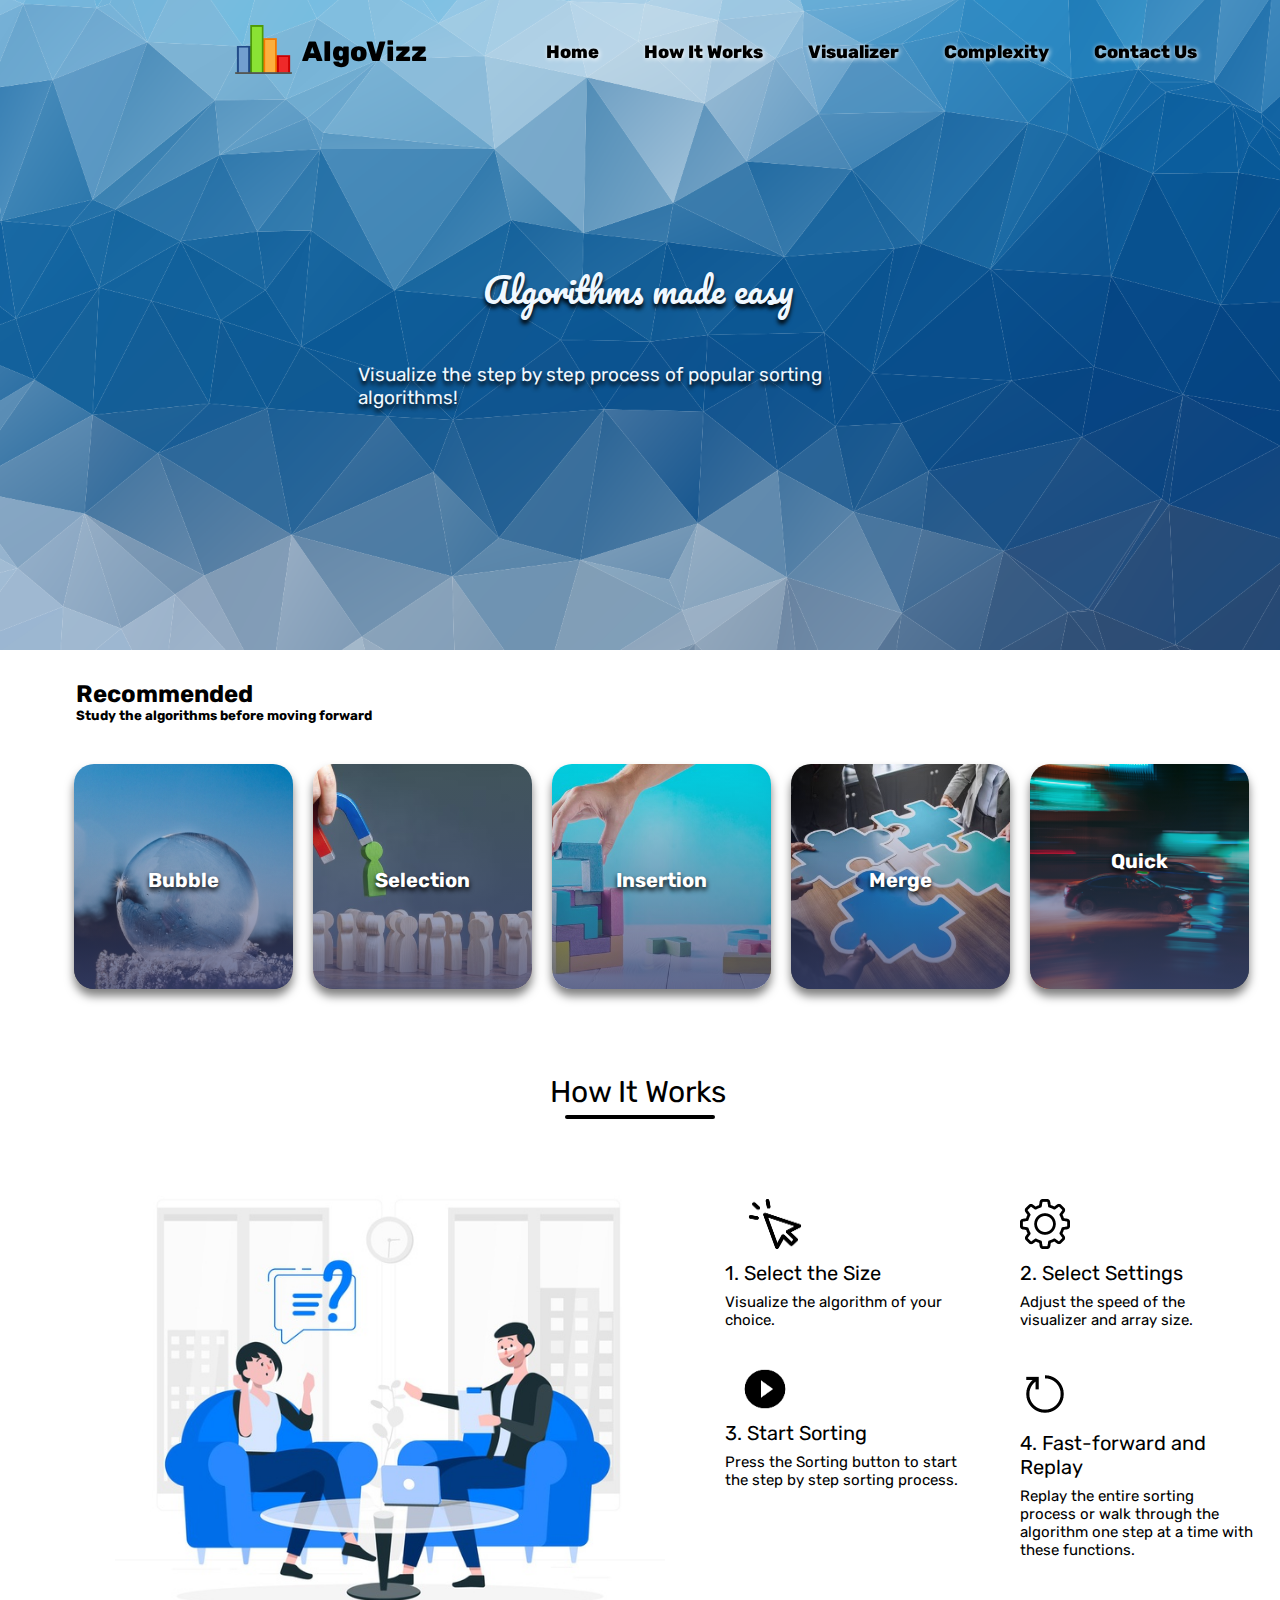
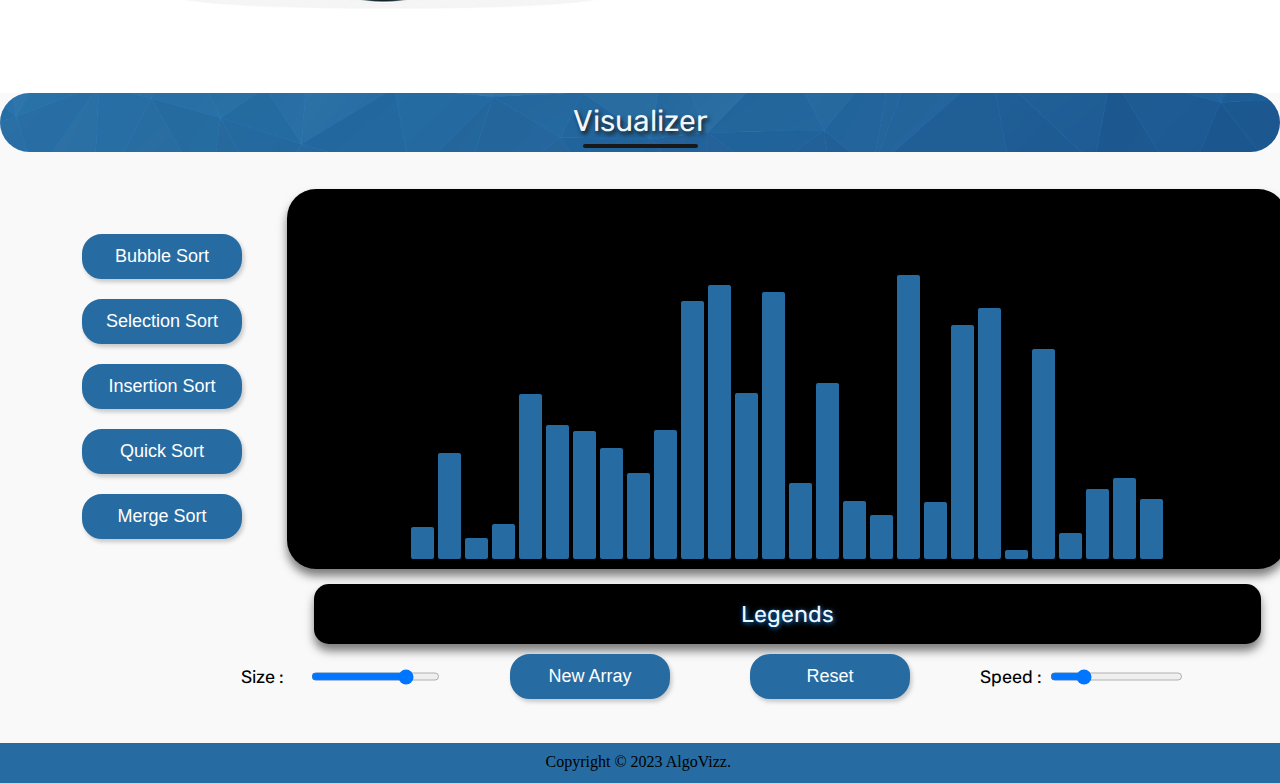
<file: index.html>
<!DOCTYPE html>
<html lang="en">

<head>
    <meta charset="UTF-8">
    <meta http-equiv="X-UA-Compatible" content="IE=edge">
    <meta name="viewport" content="width=device-width, initial-scale=1.0">
    <title>AlgoVizz</title>
    <link rel="stylesheet" href="static/css/Home.css">
    <link rel="icon" href="favicon.ico">
</head>

<body>
    <nav id="navbar" class="nav-fixed">
        <div class="logo">
            <img src="static/logo3.png" alt="">
            <p>AlgoVizz</p>
        </div>
        <div id="options">
            <ul>
                <li><a href="#">Home</a></li>
                <li><a href="#howitworks">How It Works</a></li>
                <li><a href="#visualizer">Visualizer</a></li>
                <li><a href="#recommend">Complexity</a></li>
                <li><a href="/">Contact Us</a></li>
            </ul>
        </div>
    </nav>

    <!-- Section -->

    <section id="primary">
        <div id="primary1">
            <div id="p1"> Algorithms made easy </div>
            <div id="p2"> Visualize the step by step process of popular sorting algorithms! </div>
        </div>
    </section>

    <!-- Recommended section -->
    <section id="recommend">
        <div id="rec">
            <div class="rec1">
                <h2>Recommended</h2>
                <h5>Study the algorithms before moving forward</h5>
            </div>
            <div class="wrapper">
                <a href="views/Bubble.html">
                    <div class="card">
                        <img src="static/bubble.jpg">
                        <div class="cardct">
                            <h1 class="info">Bubble</h1>
                            <p>simplest sorting algorithm that works by repeatedly swapping adjacent elements from the
                                array </p>
                        </div>
                    </div>
                </a>

                <a href="views/Selection.html">
                    <div class="card">
                        <img src="static/selectionn.jpg">
                        <div class="cardct">
                            <h1 class="info">Selection</h1>
                            <p>Sorts an array by repeatedly finding the minimum element and putting it at the beginning
                            </p>
                        </div>
                    </div>
                </a>

                <a href="views/Insertion.html">
                    <div class="card">
                        <img src="static/insertion.jpg">
                        <div class="cardct">
                            <h1 class="info">Insertion</h1>
                            <p>Simple sorting algorithm that builds the final sorted list one item at a time (sorted and
                                an unsorted part)
                            <p>
                        </div>
                    </div>
                </a>

                <a href="views/Merge.html">
                    <div class="card">
                        <img src="static/mergee.jpg">
                        <div class="cardct">
                            <h1 class="info">Merge</h1>
                            <p>Divides the input array into two halves, calls itself for the two halves, and then merges
                                the two sorted halves</p>
                        </div>
                    </div>
                </a>
                <a href="views/Quick.html">
                    <div class="card">
                        <img src="static/quick.jpg">
                        <div class="cardct">
                            <h1 class="info">Quick</h1>
                            <p>Divide and Conquer algorithm, picks an element as pivot and partitions the given array
                                around the picked pivot</p>
                        </div>
                    </div>
                </a>


            </div>
        </div>

    </section>

    <!-- Section -->

    <section id="howitworks">
        <div id="hiw1">
            <div id="hiw11">
                <p>How It Works</p>
                <div></div>
            </div>
        </div>
        <div id="hiw2">
            <div id="hiw22">
                <div id="imgbox">
                    <img src="static/SecBg1.jpg" alt="">
                </div>
                <div id="steps">
                    <div id="stepbox1" class="stepbox">
                        <div id="box1" class="box">
                            <img class="stepimg stepimg1" src="static/select.png" alt="">
                            <p class="line1">1. Select the Size</p>
                            <p class="line2">Visualize the algorithm of your choice.</p>
                        </div>
                        <div id="box3" class="box">
                            <img class="stepimg stepimg3" src="static/play.png" alt="">
                            <p class="line1">3. Start Sorting</p>
                            <p class="line2">Press the Sorting button to start the step by step sorting process.</p>
                        </div>
                    </div>
                    <div id="stepbox2" class="stepbox">
                        <div id="box2" class="box">
                            <img class="stepimg" src="static/setting.png" alt="">
                            <p class="line1">2. Select Settings</p>
                            <p class="line2">Adjust the speed of the visualizer and array size.</p>
                        </div>
                        <div id="box4" class="box">
                            <img class="stepimg" src="static/reset.png" alt="">
                            <p class="line1">4. Fast-forward and Replay</p>
                            <p class="line2">Replay the entire sorting process or walk through the algorithm one step at
                                a time with these functions.</p>
                        </div>
                    </div>
                </div>
            </div>
        </div>
    </section>




    <!-- Visualizer Section -->

    <section id="visualizer">
        <div id="headdiv">
            <div id="vis">
                <p>Visualizer</p>
                <div></div>
            </div>
        </div>
        <div class="v1">
            <div class="buttonbox">
                <button type="button" class="btn bubbleSort">Bubble Sort</button>
                <button type="button" class="btn selectionSort">Selection Sort</button>
                <button type="button" class="btn insertionSort">Insertion Sort</button>
                <button type="button" class="btn quickSort">Quick Sort</button>
                <button type="button" class="btn mergeSort">Merge Sort</button>
            </div>
            <div id="barscontainer">
                <div id="bars" class="screen flex-container">

                </div>
            </div>
        </div>
        <!-- legends -->
        <div class="legendsection">
            <div class="legends">
                <p class="legHeading">
                    Legends
                </p>
                <!-- <div class="leg">
                    <div class="lcolor"></div>
                    <div class="legwork">element involved</div>
                </div> -->
            </div>

        </div>


        <div class="v2">
            <div class="v22">
                <div class="d1 d" id="input">
                    <div>Size :</div>
                    <input id="arr_sz" type="range" min="5" max="35" step=1 value=28>
                </div>
                <div class="d2 d" id="newArray">
                    <button type="button" class="btn newArray">New Array</button>
                </div>
                <!-- <div class="d5 d" >
            <input type="checkBox" id="pause" class="btn pause">Pause
        </div> -->
                <div class="d4 d" id="ResetBtn">
                    <button type="button" class="btn newArray">Reset</button>
                </div>
                <div class="d3 d" id="speed">
                    <div>Speed :</div>
                    <input id="speed_input" type="range" min="1" max="950" stepDown=10 value=200>
                </div>
            </div>
        </div>
    </section>
    <footer class="end">
        <div class="endbox">Copyright &#169; 2023 AlgoVizz.</div>
    </footer>

    <script src="js_files/sorting.js"></script>
    <script src="js_files/bubble.js"></script>
    <script src="js_files/insertion.js"></script>
    <script src="js_files/merge.js"></script>
    <script src="js_files/quick.js"></script>
    <script src="js_files/selection.js"></script>
</body>

</html>
</file>
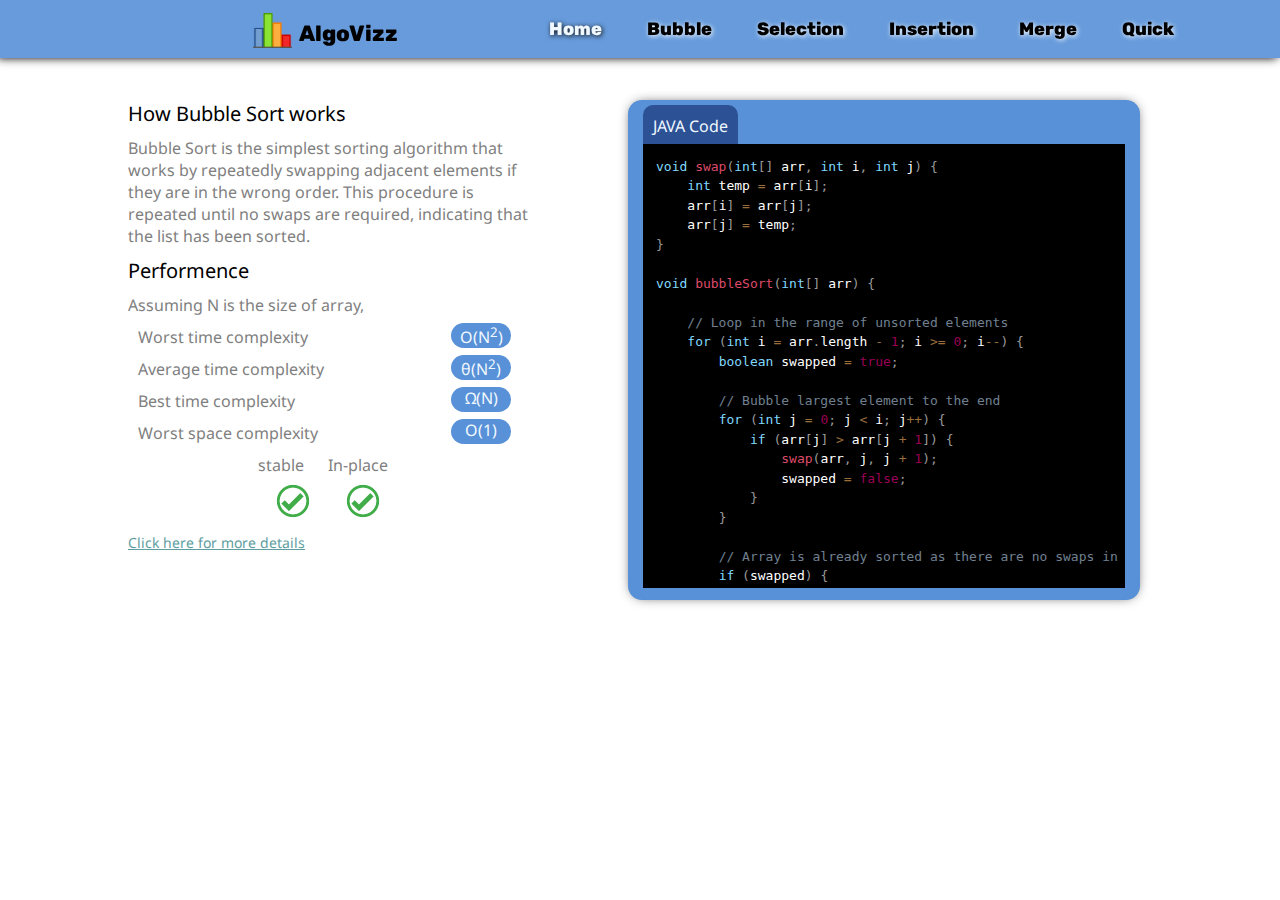
<file: views/Bubble.html>
<!DOCTYPE html>
<html lang="en">

<head>
    <meta charset="UTF-8">
    <meta http-equiv="X-UA-Compatible" content="IE=edge">
    <meta name="viewport" content="width=device-width, initial-scale=1.0">
    <title>Bubble</title>
    <link rel="stylesheet" href="../static/css/Complexity.css">
    <link rel="stylesheet" href="../static/css/prism.css">
    <link rel="icon" href="../favicon.ico">
    <style>
        .container {
            height: 96%
        }
        .codezone
        {
            height: 500px;
        }
    </style>
</head>

<body>
    <nav id="navbar" class="nav-fixed">
        <div class="logo">
            <img src="../static/logo3.png" alt="">
            <p>AlgoVizz</p>
        </div>
        <div id="options">
            <ul>
                <li class="Homebtn"><a  href="../index.html">Home</a></li>
                <li><a href="Bubble.html">Bubble</a></li>
                <li><a href="Selection.html">Selection</a></li>
                <li><a href="Insertion.html">Insertion</a></li>
                <li><a href="Merge.html">Merge</a></li>
                <li><a href="Quick.html">Quick</a></li>
            </ul>
        </div>
    </nav>

    <section id="sortdetails">
        <div class="main">
            <div class="details">
                <header>How Bubble Sort works</header>
                <p class="content">Bubble Sort is the simplest sorting algorithm that works by repeatedly swapping
                    adjacent elements if
                    they
                    are in the wrong order. This procedure is repeated until no swaps are required, indicating that the
                    list
                    has been sorted.</p>
                <header>Performence</header>
                <div class="complexity">
                    <p>Assuming N is the size of array,</p>
                    <div class="perform">
                        <div class="per1">
                            <p>Worst time complexity</p>
                            <p>Average time complexity</p>
                            <p>Best time complexity</p>
                            <p>Worst space complexity</p>
                        </div>
                        <div class="per2">
                            <p>O(<span>N<sup>2</sup></span>)</p>
                            <p>θ(<span>N<sup>2</sup></span>)</p>
                            <p>Ω(<span>N</span>)</p>
                            <p>O(<span>1</span>)</p>
                        </div>
                    </div>
                </div>
                <div class="algotype">
                    <div>
                        <p>stable</p>
                        <img class="type1" src="../static/stable.png" alt="">
                    </div>
                    <div>
                        <p>In-place</p>
                        <img class="type1" src="../static/stable.png" alt="">
                    </div>
                </div>
                <div class="moredetails">
                    <a href="https://www.geeksforgeeks.org/bubble-sort/" target=”_blank” > Click here for more details </a>
                </div>
            </div>

            <!-- codesec -->
            <div class="codezone">
                <span class="codehead">JAVA Code</span>
                <div class="container">
                    <div class="code-wrapper">
                        <pre>
                        <code class="language-java">
        void swap(int[] arr, int i, int j) {
            int temp = arr[i];
            arr[i] = arr[j];
            arr[j] = temp;
        }

        void bubbleSort(int[] arr) {
            
            // Loop in the range of unsorted elements
            for (int i = arr.length - 1; i >= 0; i--) {
                boolean swapped = true;
                
                // Bubble largest element to the end
                for (int j = 0; j < i; j++) {
                    if (arr[j] > arr[j + 1]) {
                        swap(arr, j, j + 1);
                        swapped = false;
                    }
                }
                
                // Array is already sorted as there are no swaps in this iteration
                if (swapped) {
                    break;
                }
            }
        }
                        </code>
                    </pre>
                    </div>
                </div>
            </div>
        </div>

    </section>
    <script src="../js_files/prism.js"></script>
</body>

</html>
</file>
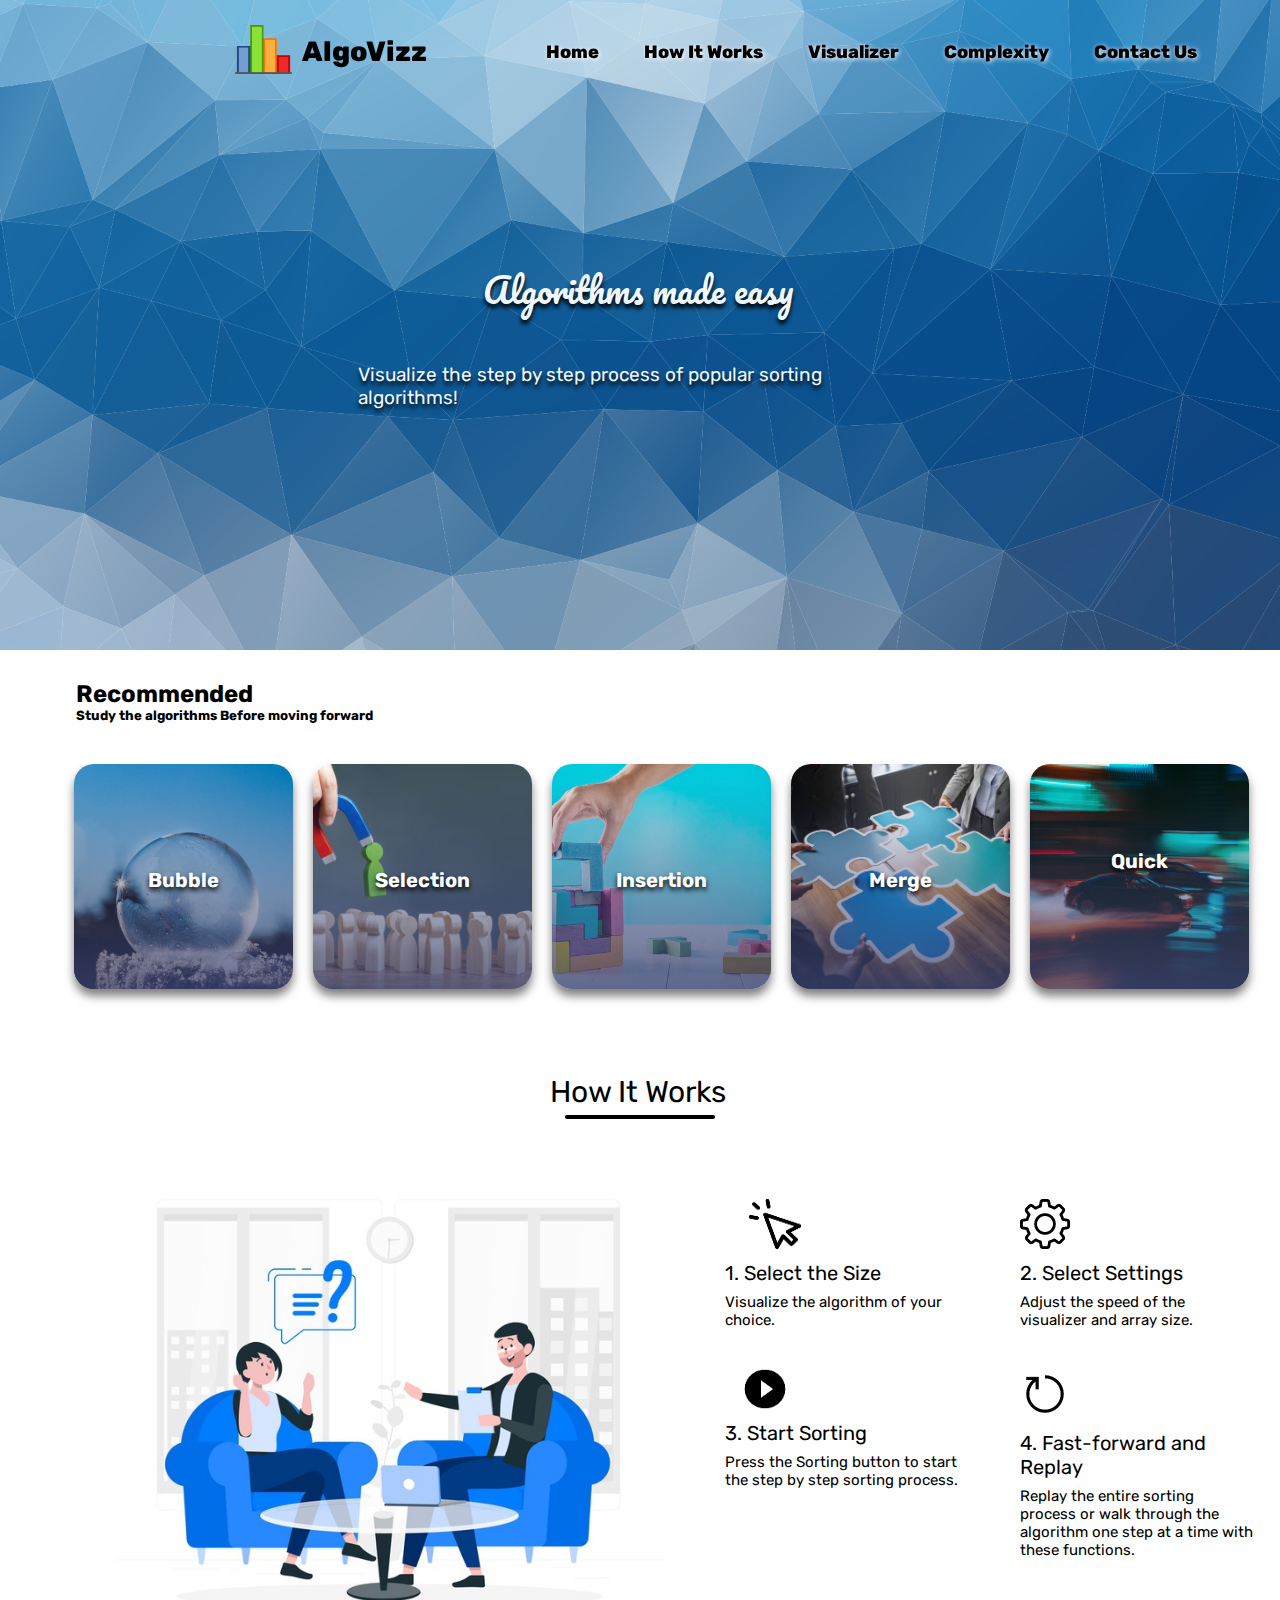
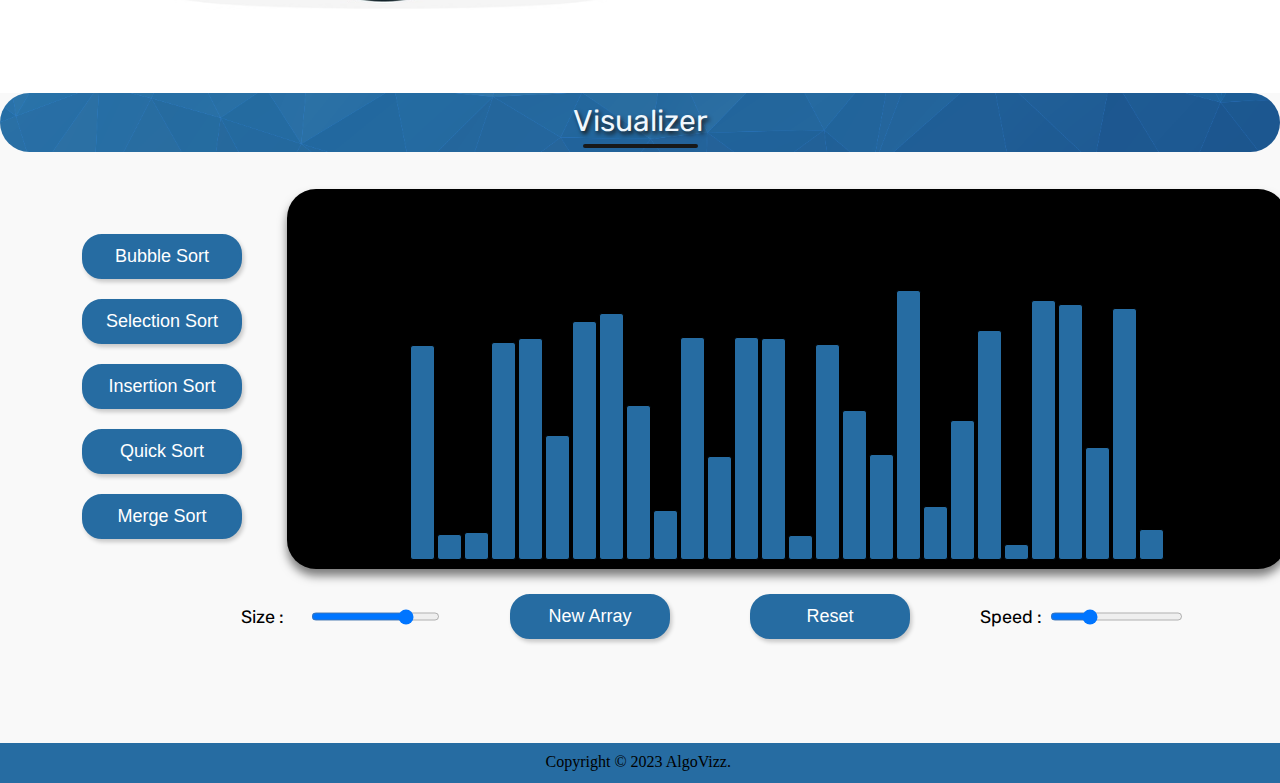
<file: views/Home.html>
<!DOCTYPE html>
<html lang="en">

<head>
    <meta charset="UTF-8">
    <meta http-equiv="X-UA-Compatible" content="IE=edge">
    <meta name="viewport" content="width=device-width, initial-scale=1.0">
    <title>AlgoVizz</title>
    <link rel="stylesheet" href="../static/Home.css">
    <link rel="icon" href="../favicon.ico">
</head>

<body>
    <nav id="navbar" class="nav-fixed">
        <div class="logo">
            <img src="../static/logo3.png" alt="">
            <p>AlgoVizz</p>
        </div>
        <div id="options">
            <ul>
                <li><a href="#">Home</a></li>
                <li><a href="#howitworks">How It Works</a></li>
                <li><a href="#visualizer">Visualizer</a></li>
                <li><a href="#recommend">Complexity</a></li>
                <li><a href="/">Contact Us</a></li>
            </ul>
        </div>
    </nav>

    <!-- Section -->

    <section id="primary">
        <div id="primary1">
            <div id="p1"> Algorithms made easy </div>
            <div id="p2"> Visualize the step by step process of popular sorting algorithms! </div>
        </div>
    </section>
    
    <!-- Recommended section -->
    <section id="recommend">
        <div id="rec">
            <div class="rec1">
            <h2>Recommended</h2>
            <h5>Study the algorithms Before moving forward</h5>
            </div>
            <div class="wrapper">
                <a href="Bubble.html">
                <div class="card">
                    <img src="../static/bubble.jpg">
                    <div class="cardct">
                        <h1 class="info">Bubble</h1>
                        <p>simplest sorting algorithm that works by repeatedly swapping adjacent elements from the array </p>        
                        </div>
                    </div>
                </a>

                <a href="Selection.html">
                <div class="card">
                    <img src="../static/selection.jpg">
                    <div class="cardct" >
                        <h1 class="info">Selection</h1>
                        <p >Sorts an array by repeatedly finding the minimum element and putting it at the beginning</p>        
                        </div>
                    </div>
                </a>

                <a href="Insertion.html">
                <div class="card">
                    <img src="../static/insertion.jpg">
                    <div class="cardct">
                        <h1 class="info">Insertion</h1>
                        <p>Simple sorting algorithm that builds the final sorted list one item at a time (sorted and an unsorted part)<p>        
                        </div>
                    </div>
                </a>

                <a href="Merge.html">
                <div class="card">
                    <img src="../static/merge.jpg">
                    <div class="cardct">
                        <h1 class="info">Merge</h1>
                        <p>Divides the input array into two halves, calls itself for the two halves, and then merges the two sorted halves</p>        
                        </div>
                    </div>
                </a>
                <a href="Quick.html">
                <div class="card">
                    <img src="../static/quick.jpg">
                    <div class="cardct">
                        <h1 class="info">Quick</h1>
                        <p>Divide and Conquer algorithm, picks an element as pivot and partitions the given array around the picked pivot</p>        
                        </div>
                    </div>
                </a>


            </div>
        </div>

    </section>

    <!-- Section -->

    <section id="howitworks">
        <div id="hiw1">
            <div id="hiw11">
                <p>How It Works</p>
                <div></div>
            </div>    
        </div>    
        <div id="hiw2">
            <div id="hiw22">
                <div id="imgbox">
                    <img src="../static/SecBg1.jpg" alt="">
                </div>    
                <div id="steps">
                    <div id="stepbox1" class="stepbox">
                        <div id="box1" class="box">
                            <img class="stepimg stepimg1" src="../static/select.png" alt="">
                            <p class="line1">1. Select the Size</p>
                            <p class="line2">Visualize the algorithm of your choice.</p>
                        </div>    
                        <div id="box3" class="box">
                            <img class="stepimg stepimg3" src="../static/play.png" alt="">
                            <p class="line1">3. Start Sorting</p>
                            <p class="line2">Press the Sorting button to start the step by step sorting process.</p>
                        </div>    
                    </div>    
                    <div id="stepbox2" class="stepbox">
                        <div id="box2" class="box">
                            <img class="stepimg" src="../static/setting.png" alt="">
                            <p class="line1">2. Select Settings</p>
                            <p class="line2">Adjust the speed of the visualizer and array size.</p>
                        </div>    
                        <div id="box4" class="box">
                            <img class="stepimg" src="../static/reset.png" alt="">
                            <p class="line1">4. Fast-forward and Replay</p>
                            <p class="line2">Replay the entire sorting process or walk through the algorithm one step at
                                a time with these functions.</p>
                        </div>        
                    </div>    
                </div>    
            </div>    
        </div>    
    </section>    




    <!-- Visualizer Section -->

    <section id="visualizer">
        <div id="headdiv">
        <div id="vis">
             <p>Visualizer</p>
             <div></div>
        </div>
    </div>  
    <div class="v1">
        <div class="buttonbox">
            <button type="button" class="btn btn-outline-primary btn-dark bubbleSort">Bubble Sort</button>
            <button type="button" class="btn btn-outline-primary btn-dark selectionSort">Selection Sort</button>
            <button type="button" class="btn btn-outline-primary btn-dark insertionSort">Insertion Sort</button>
            <button type="button" class="btn btn-outline-primary btn-dark quickSort">Quick Sort</button>
            <button type="button" class="btn btn-outline-primary btn-dark mergeSort">Merge Sort</button>
        </div>
        <div  id="barscontainer">
        <div  id="bars" class="screen flex-container">
    
        </div>
        </div>
    </div>
    <div class="v2">
        <div class="v22">
        <div class="d1 d" id="input">
            <div>Size :</div>
            <input id="arr_sz" type="range" min="5" max="35" step=1 value=28>
        </div>
        <div class="d2 d" id="newArray">
            <button type="button" class="btn newArray">New Array</button>
        </div>
        <div class="d4 d" id="ResetBtn">
            <button type="button" class="btn newArray">Reset</button>
        </div>
        <div class="d3 d" id="speed" >
            <div>Speed :</div>
            <input id="speed_input" type="range" min="1" max="750" stepDown=10 value=200>
        </div>
        </div>
    </div>
</section>
<footer class="end">
    <div class="endbox">Copyright &#169; 2023 AlgoVizz.</div>
</footer>

    <script src="../js_files/sorting.js"></script>
    <script src="../js_files/bubble.js"></script>
    <script src="../js_files/insertion.js"></script>
    <script src="../js_files/merge.js"></script>
    <script src="../js_files/quick.js"></script>
    <script src="../js_files/selection.js"></script>
</body>

</html>
</file>
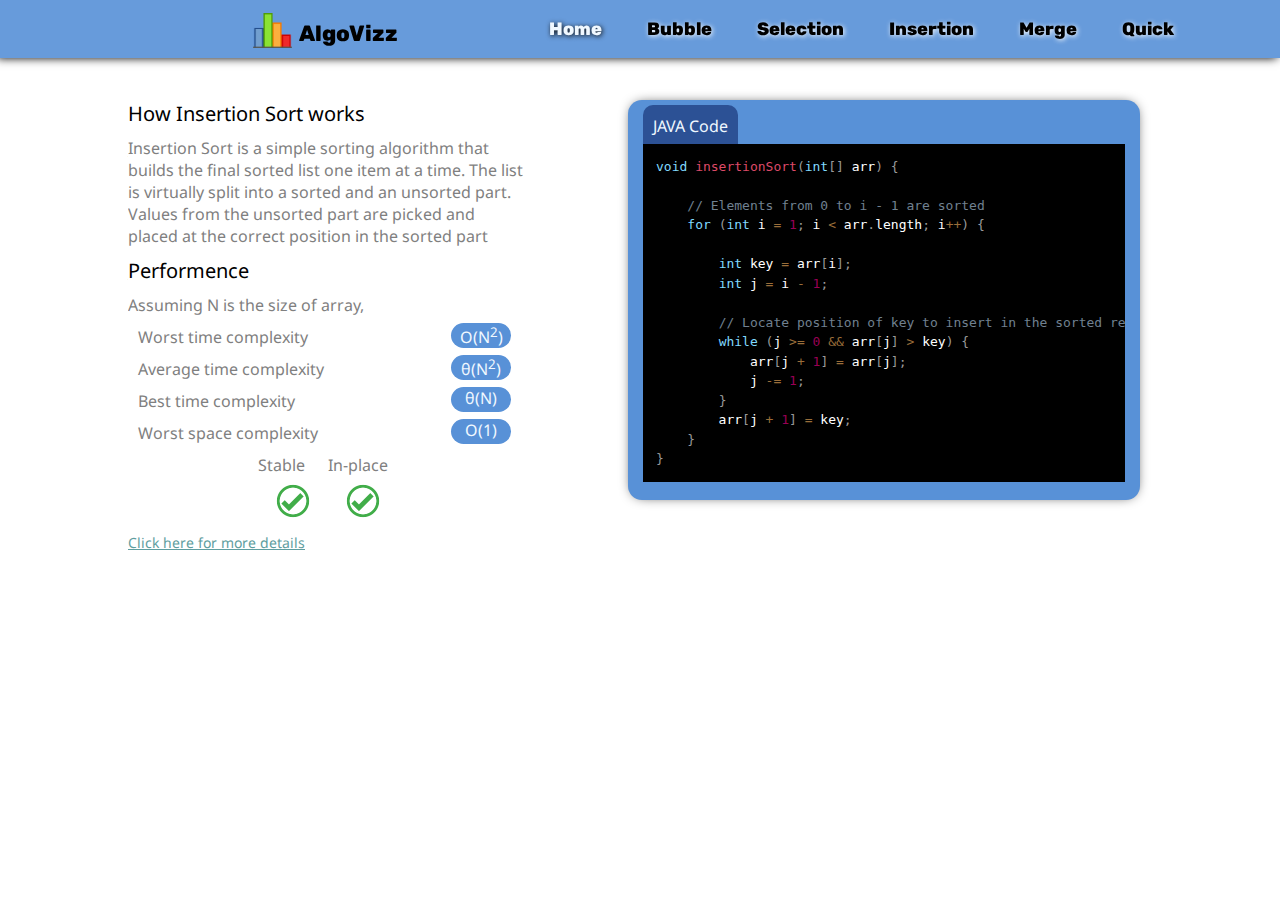
<file: views/Insertion.html>
<!DOCTYPE html>
<html lang="en">

<head>
    <meta charset="UTF-8">
    <meta http-equiv="X-UA-Compatible" content="IE=edge">
    <meta name="viewport" content="width=device-width, initial-scale=1.0">
    <title>Insertion</title>
    <link rel="stylesheet" href="../static/css/Complexity.css">
    <link rel="stylesheet" href="../static/css/prism.css">
    <link rel="icon" href="../favicon.ico">
    <style>
        .container {
            height: 96%
        }
        .codezone
        {
            height: 400px;
        }
    </style>
</head>

<body>
    <nav id="navbar" class="nav-fixed">
        <div class="logo">
            <img src="../static/logo3.png" alt="">
            <p>AlgoVizz</p>
        </div>
        <div id="options">
            <ul>
                <li class="Homebtn"><a  href="../index.html">Home</a></li>
                <li><a href="Bubble.html">Bubble</a></li>
                <li><a href="Selection.html">Selection</a></li>
                <li><a href="Insertion.html">Insertion</a></li>
                <li><a href="Merge.html">Merge</a></li>
                <li><a href="Quick.html">Quick</a></li>
            </ul>
        </div>
    </nav>

    <section id="sortdetails">
        <div class="main">
            <div class="details">
                <header>How Insertion Sort works</header>
                <p class="content">Insertion Sort is a simple sorting algorithm that builds the final sorted list one
                    item at a time. The list is virtually split into a sorted and an unsorted part. Values from the
                    unsorted part are picked and placed at the correct position in the sorted part</p>
                <header>Performence</header>
                <div class="complexity">
                    <p>Assuming N is the size of array,</p>
                    <div class="perform">
                        <div class="per1">
                            <p>Worst time complexity</p>
                            <p>Average time complexity</p>
                            <p>Best time complexity</p>
                            <p>Worst space complexity</p>
                        </div>
                        <div class="per2">
                            <p>O(<span>N<sup>2</sup></span>)</p>
                            <p>θ(<span>N<sup>2</sup></span>)</p>
                            <p>θ(<span>N</span>)</p>
                            <p>O(<span>1</span>)</p>
                        </div>
                    </div>
                </div>
                <div class="algotype">
                    <div>
                        <p>Stable</p>
                        <img class="type1" src="../static/stable.png" alt="">
                    </div>
                    <div>
                        <p>In-place</p>
                        <img class="type1" src="../static/stable.png" alt="">
                    </div>
                </div>
                <div class="moredetails">
                    <a href="https://www.geeksforgeeks.org/insertion-sort/" target=”_blank”> Click here for more details
                    </a>
                </div>
            </div>

            <!-- codesec -->
            <div class="codezone">
                <span class="codehead">JAVA Code</span>
                <div class="container">
                    <div class="code-wrapper">
                        <pre>
                        <code class="language-java">
            void insertionSort(int[] arr) {

                // Elements from 0 to i - 1 are sorted
                for (int i = 1; i < arr.length; i++) {
            
                    int key = arr[i];
                    int j = i - 1;
            
                    // Locate position of key to insert in the sorted region
                    while (j >= 0 && arr[j] > key) {
                        arr[j + 1] = arr[j];
                        j -= 1;
                    }
                    arr[j + 1] = key;
                }
            }
            
            
                        </code>
                    </pre>
                    </div>
                </div>
            </div>
        </div>

    </section>
    <script src="../js_files/prism.js"></script>
</body>

</html>
</file>
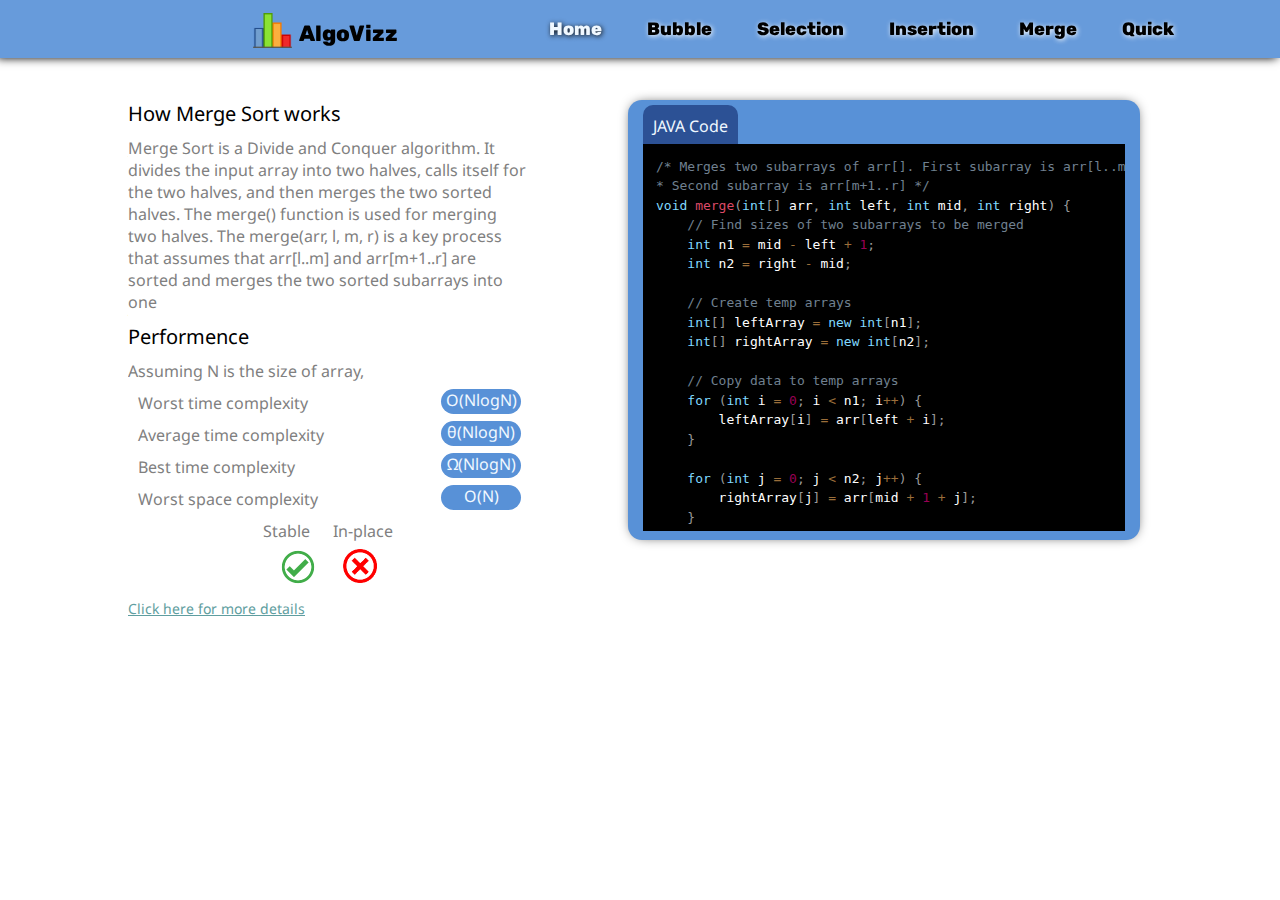
<file: views/Merge.html>
<!DOCTYPE html>
<html lang="en">

<head>
    <meta charset="UTF-8">
    <meta http-equiv="X-UA-Compatible" content="IE=edge">
    <meta name="viewport" content="width=device-width, initial-scale=1.0">
    <title>Merge</title>
    <link rel="stylesheet" href="../static/css/Complexity.css">
    <link rel="stylesheet" href="../static/css/prism.css">
    <link rel="icon" href="../favicon.ico">
    <style>
        .per1 {
            margin-right: 100px;
        }

        .per2 p {
            width: 80px;
        }
        .container {
            height: 96%
        }
        .codezone
        {
            height: 440px;
        }
    </style>
</head>

<body>
    <nav id="navbar" class="nav-fixed">
        <div class="logo">
            <img src="../static/logo3.png" alt="">
            <p>AlgoVizz</p>
        </div>
        <div id="options">
            <ul>
                <li class="Homebtn"><a href="../index.html">Home</a></li>
                <li><a href="Bubble.html">Bubble</a></li>
                <li><a href="Selection.html">Selection</a></li>
                <li><a href="Insertion.html">Insertion</a></li>
                <li><a href="Merge.html">Merge</a></li>
                <li><a href="Quick.html">Quick</a></li>
            </ul>
        </div>
    </nav>

    <section id="sortdetails">
        <div class="main">
            <div class="details">
                <header>How Merge Sort works</header>
                <p class="content">Merge Sort is a Divide and Conquer algorithm. It divides the input array into two
                    halves, calls itself for the two halves, and then merges the two sorted halves. The merge() function
                    is used for merging two halves. The merge(arr, l, m, r) is a key process that assumes that arr[l..m]
                    and arr[m+1..r] are sorted and merges the two sorted subarrays into one</p>
                <header>Performence</header>
                <div class="complexity">
                    <p>Assuming N is the size of array,</p>
                    <div class="perform">
                        <div class="per1">
                            <p>Worst time complexity</p>
                            <p>Average time complexity</p>
                            <p>Best time complexity</p>
                            <p>Worst space complexity</p>
                        </div>
                        <div class="per2">
                            <p>O(<span>NlogN</span>)</p>
                            <p>θ(<span>NlogN</span>)</p>
                            <p>Ω(<span>NlogN</span>)</p>
                            <p>O(<span>N</span>)</p>
                        </div>
                    </div>
                </div>
                <div class="algotype">
                    <div>
                        <p>Stable</p>
                        <img class="type1" src="../static/stable.png" alt="">
                    </div>
                    <div>
                        <p>In-place</p>
                        <img class="type2" src="../static/unstable.png" alt="">
                    </div>
                </div>
                <div class="moredetails">
                    <a href="https://www.geeksforgeeks.org/merge-sort/" target=”_blank”> Click here for more details
                    </a>
                </div>
            </div>

            <!-- codesec -->
            <div class="codezone">
                <span class="codehead">JAVA Code</span>
                <div class="container">
                    <div class="code-wrapper">
                        <pre>
                        <code class="language-java">
            /* Merges two subarrays of arr[]. First subarray is arr[l..m]
            * Second subarray is arr[m+1..r] */
            void merge(int[] arr, int left, int mid, int right) {
                // Find sizes of two subarrays to be merged
                int n1 = mid - left + 1;
                int n2 = right - mid;
            
                // Create temp arrays
                int[] leftArray = new int[n1];
                int[] rightArray = new int[n2];
            
                // Copy data to temp arrays
                for (int i = 0; i < n1; i++) {
                    leftArray[i] = arr[left + i];
                }
            
                for (int j = 0; j < n2; j++) {
                    rightArray[j] = arr[mid + 1 + j];
                }
            
                // Initial indexes of first and second subarrays
                int i = 0, j = 0;
            
                // Initial index of merged subarray array
                int k = left;
                // Merge the arrays
                while (i < n1 && j < n2) {
                    if (leftArray[i] <= rightArray[j]) {
                        arr[k++] = leftArray[i++];
                    } else {
                        arr[k++] = rightArray[j++];
                    }
                }
            
                // Copy remaining elements of leftArray if any
                while (i < n1) {
                    arr[k++] = leftArray[i++];
                }
            
                // Copy remaining elements of rightArray if any
                while (j < n2) {
                    arr[k++] = rightArray[j++];
                }
            }
            
            // Main function that sorts arr[l..r] using merge()
            void mergeSortHelper(int[] arr, int left, int right) {
                if (left < right) {
                    // Find the middle point
                    int mid = (left + right) / 2;
            
                    // Sort first and second halves
                    mergeSortHelper(arr, left, mid);
                    mergeSortHelper(arr, mid + 1, right);
            
                    // Merge the sorted halves
                    merge(arr, left, mid, right);
                }
            }
            
            void mergeSort(int[] arr) {
                mergeSortHelper(arr, 0, arr.length - 1);
            }
            
            
                        </code>
                    </pre>
                    </div>
                </div>
            </div>
        </div>

    </section>
    <script src="../js_files/prism.js"></script>
</body>

</html>
</file>
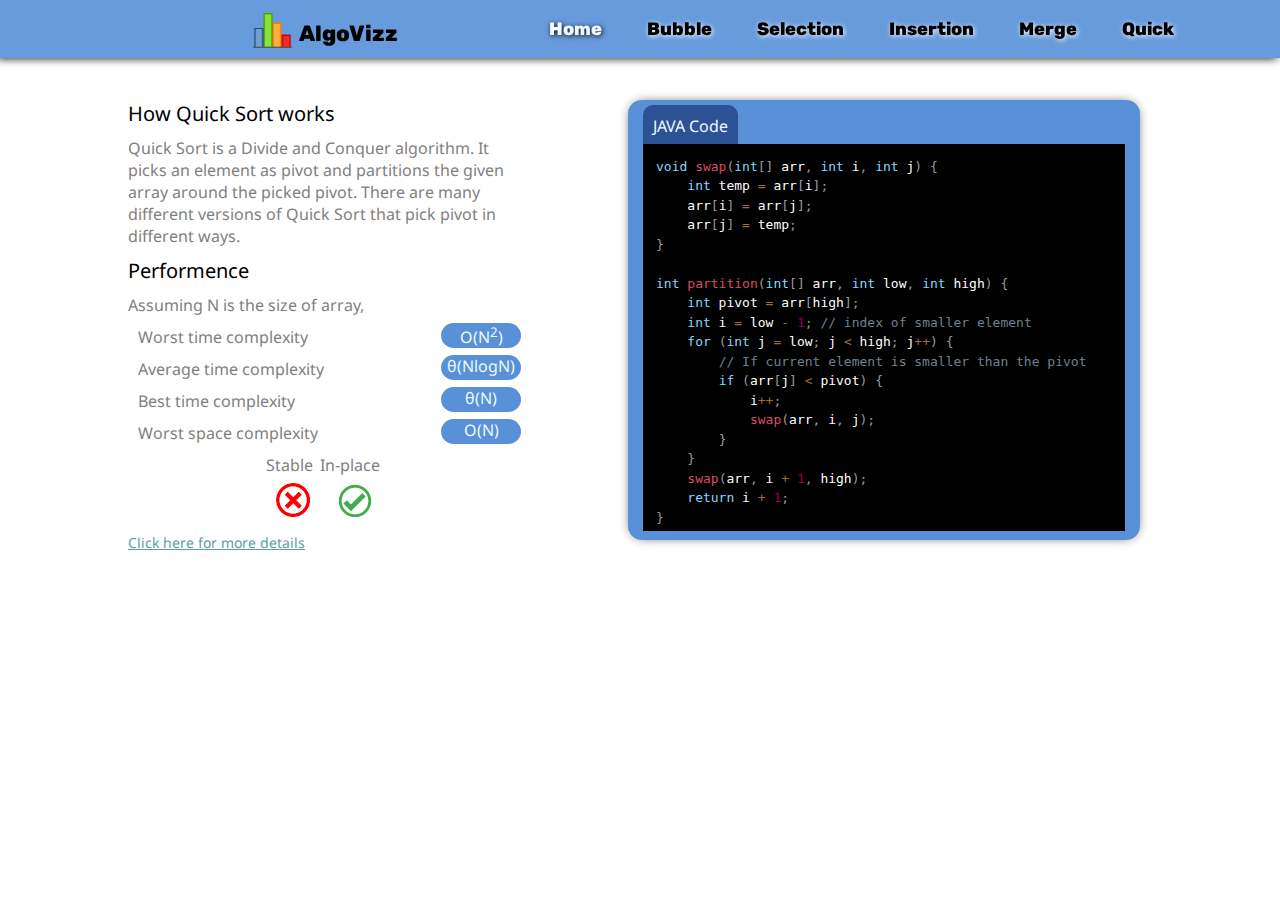
<file: views/Quick.html>
<!DOCTYPE html>
<html lang="en">

<head>
    <meta charset="UTF-8">
    <meta http-equiv="X-UA-Compatible" content="IE=edge">
    <meta name="viewport" content="width=device-width, initial-scale=1.0">
    <title>Quick</title>
    <link rel="stylesheet" href="../static/css/Complexity.css">
    <link rel="stylesheet" href="../static/css/prism.css">
    <link rel="icon" href="../favicon.ico">
    <style>
        .per1 {
            margin-right: 100px;
        }

        .per2 p {
            width: 80px;
        }

        .container {
            height: 96%
        }
        .codezone
        {
            height: 440px;
        }
    </style>
</head>

<body>
    <nav id="navbar" class="nav-fixed">
        <div class="logo">
            <img src="../static/logo3.png" alt="">
            <p>AlgoVizz</p>
        </div>
        <div id="options">
            <ul>
                <li class="Homebtn"><a href="../index.html">Home</a></li>
                <li><a href="Bubble.html">Bubble</a></li>
                <li><a href="Selection.html">Selection</a></li>
                <li><a href="Insertion.html">Insertion</a></li>
                <li><a href="Merge.html">Merge</a></li>
                <li><a href="Quick.html">Quick</a></li>
            </ul>
        </div>
    </nav>

    <section id="sortdetails">
        <div class="main">
            <div class="details">
                <header>How Quick Sort works</header>
                <p class="content">Quick Sort is a Divide and Conquer algorithm. It picks an element as pivot and
                    partitions the given array around the picked pivot. There are many different versions of Quick Sort
                    that pick pivot in different ways.</p>
                <header>Performence</header>
                <div class="complexity">
                    <p>Assuming N is the size of array,</p>
                    <div class="perform">
                        <div class="per1">
                            <p>Worst time complexity</p>
                            <p>Average time complexity</p>
                            <p>Best time complexity</p>
                            <p>Worst space complexity</p>
                        </div>
                        <div class="per2">
                            <p>O(<span>N<sup>2</sup></span>)</p>
                            <p>θ(<span>NlogN</span>)</p>
                            <p>θ(<span>N</span>)</p>
                            <p>O(<span>N</span>)</p>
                        </div>
                    </div>
                </div>
                <div class="algotype">
                    <div>
                        <p>Stable</p>
                        <img class="type2" src="../static/unstable.png" alt="">
                    </div>
                    <div>
                        <p>In-place</p>
                        <img class="type1" src="../static/stable.png" alt="">
                    </div>
                </div>
                <div class="moredetails">
                    <a href="https://www.geeksforgeeks.org/quick-sort/" target=”_blank”> Click here for more details
                    </a>
                </div>
            </div>

            <!-- codesec -->
            <div class="codezone">
                <span class="codehead">JAVA Code</span>
                <div class="container">
                    <div class="code-wrapper">
                        <pre>
                        <code class="language-java">
            void swap(int[] arr, int i, int j) {
                int temp = arr[i];
                arr[i] = arr[j];
                arr[j] = temp;
            }
            
            int partition(int[] arr, int low, int high) {
                int pivot = arr[high];
                int i = low - 1; // index of smaller element 
                for (int j = low; j < high; j++) {
                    // If current element is smaller than the pivot 
                    if (arr[j] < pivot) {
                        i++;
                        swap(arr, i, j);
                    }
                }
                swap(arr, i + 1, high);
                return i + 1;
            }
            
            /* The main function that implements QuickSort() 
                arr[] --> Array to be sorted, 
                low  --> Starting index, 
                high  --> Ending index */
            void quickSortHelper(int[] arr, int low, int high) {
                if (low < high) { 
                    /* pi is partitioning index, arr[pi] is  
                        now at right place */
                    int pi = partition(arr, low, high);
                    // Recursively sort elements before 
                    // partition and after partition 
                    quickSortHelper(arr, low, pi - 1);
                    quickSortHelper(arr, pi + 1, high);
                }
            }
            
            void quickSort(int[] arr) {
                quickSortHelper(arr, 0, arr.length - 1);
            }
            
                        </code>
                    </pre>
                    </div>
                </div>
            </div>
        </div>

    </section>
    <script src="../js_files/prism.js"></script>
</body>

</html>
</file>
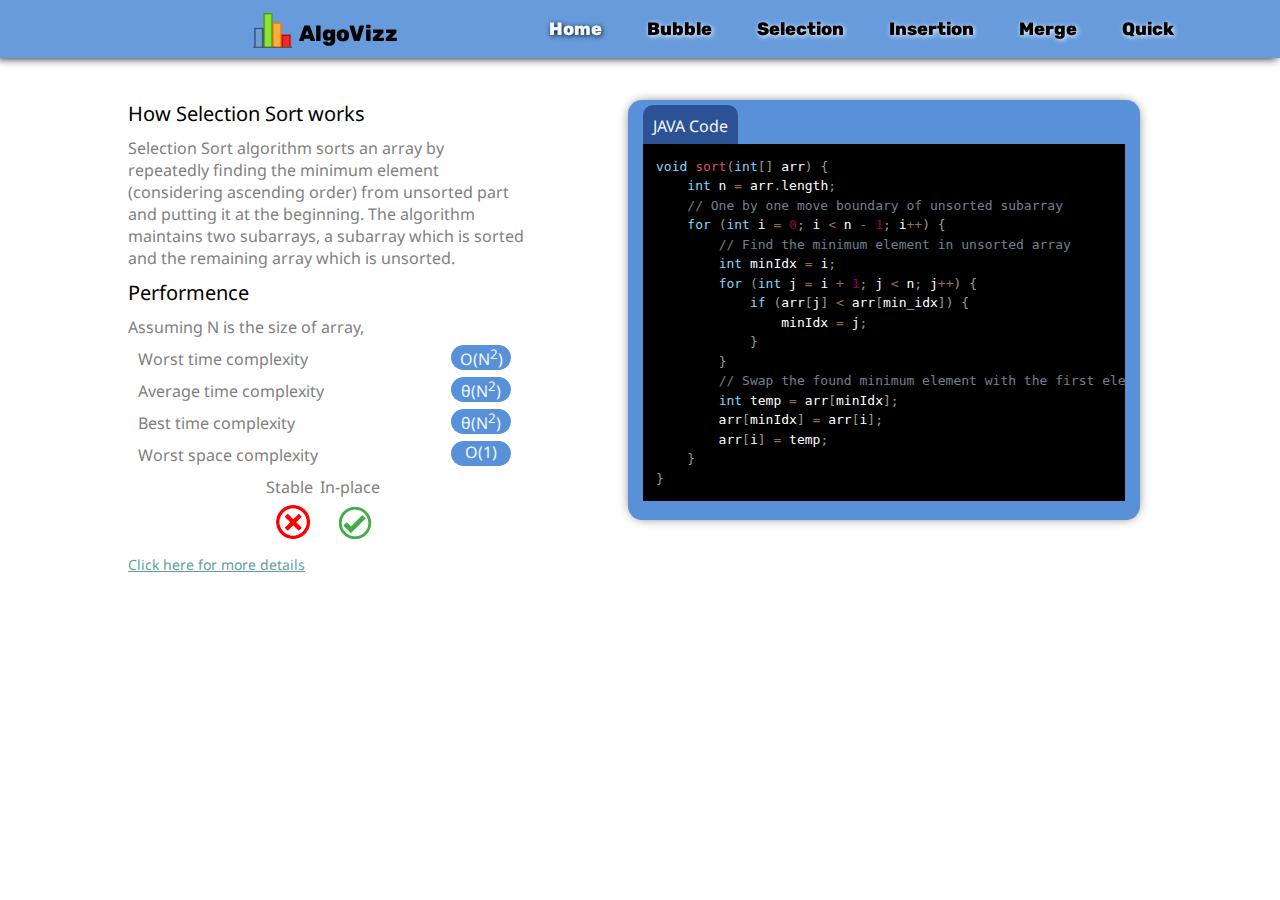
<file: views/Selection.html>
<!DOCTYPE html>
<html lang="en">

<head>
    <meta charset="UTF-8">
    <meta http-equiv="X-UA-Compatible" content="IE=edge">
    <meta name="viewport" content="width=device-width, initial-scale=1.0">
    <title>Selection</title>
    <link rel="stylesheet" href="../static/css/Complexity.css">
    <link rel="stylesheet" href="../static/css/prism.css">
    <link rel="icon" href="../favicon.ico">
    <style>
        .container {
            height: 98%
        }
        .codezone
        {
            height: 420px;
        }
    </style>
</head>

<body>
    <nav id="navbar" class="nav-fixed">
        <div class="logo">
            <img src="../static/logo3.png" alt="">
            <p>AlgoVizz</p>
        </div>
        <div id="options">
            <ul>
                <li class="Homebtn"><a  href="../index.html">Home</a></li>
                <li><a href="Bubble.html">Bubble</a></li>
                <li><a href="Selection.html">Selection</a></li>
                <li><a href="Insertion.html">Insertion</a></li>
                <li><a href="Merge.html">Merge</a></li>
                <li><a href="Quick.html">Quick</a></li>
            </ul>
        </div>
    </nav>

    <section id="sortdetails">
        <div class="main">
            <div class="details">
                <header>How Selection Sort works</header>
                <p class="content">Selection Sort algorithm sorts an array by repeatedly finding the minimum element (considering ascending order) from unsorted part and putting it at the beginning. The algorithm maintains two subarrays, a subarray which is sorted and the remaining array which is unsorted.</p>
                <header>Performence</header>
                <div class="complexity">
                    <p>Assuming N is the size of array,</p>
                    <div class="perform">
                        <div class="per1">
                            <p>Worst time complexity</p>
                            <p>Average time complexity</p>
                            <p>Best time complexity</p>
                            <p>Worst space complexity</p>
                        </div>
                        <div class="per2">
                            <p>O(<span>N<sup>2</sup></span>)</p>
                            <p>θ(<span>N<sup>2</sup></span>)</p>
                            <p>θ(<span>N<sup>2</sup></span>)</p>
                            <p>O(<span>1</span>)</p>
                        </div>
                    </div>
                </div>
                <div class="algotype">
                    <div>
                        <p>Stable</p>
                        <img class="type2" src="../static/unstable.png" alt="">
                    </div>
                    <div>
                        <p>In-place</p>
                        <img class="type1" src="../static/stable.png" alt="">
                    </div>
                </div>
                <div class="moredetails">
                    <a href="https://www.geeksforgeeks.org/selection-sort/" target=”_blank” > Click here for more details </a>
                </div>
            </div>

            <!-- codesec -->
            <div class="codezone">
                <span class="codehead">JAVA Code</span>
                <div class="container">
                    <div class="code-wrapper">
                        <pre>
                        <code class="language-java">
            void sort(int[] arr) {
                int n = arr.length;
                // One by one move boundary of unsorted subarray 
                for (int i = 0; i < n - 1; i++) {
                    // Find the minimum element in unsorted array 
                    int minIdx = i;
                    for (int j = i + 1; j < n; j++) {
                        if (arr[j] < arr[min_idx]) {
                            minIdx = j;
                        }
                    }
                    // Swap the found minimum element with the first element 
                    int temp = arr[minIdx];
                    arr[minIdx] = arr[i];
                    arr[i] = temp;
                }
            } 
            
                        </code>
                    </pre>
                    </div>
                </div>
            </div>
        </div>

    </section>
    <script src="../js_files/prism.js"></script>
</body>

</html>
</file>
<file: static/css/Home.css>
@import url('https://fonts.googleapis.com/css2?family=Rubik&display=swap');
@import url('https://fonts.googleapis.com/css2?family=Pacifico&display=swap');

* {
    margin: 0;
    padding: 0;
    box-sizing: border-box;
    scroll-behavior: smooth;
}

.nav-fixed {
    display: flex;
    flex-direction: row;
    font-family: 'Rubik', sans-serif;
    font-size: 18px;
    font-weight: 800;
    /* background-color: rgb(84, 204, 241); */
    padding: 12px;
    width: 100%;
    position: fixed;
    top: 0;
    left: 0;
    z-index: 8;
    transition: 0.3s ease-in-out;
}

.nav-active {
    background-color: #fff;
    padding: 0;
    height: 58px;
    box-shadow: -3px 0px 9px white;
}


.logo {
    display: flex;
    margin-left: 210px;
    padding: 13px;

}

.logo p {
    padding: 10px;
    font-size: 28px;
}

.logo img {
    width: 57px;
    height: 49px;
    /* margin-left: 300px; */
}

.logo-active {
    margin-left: 240px;
}

.logo-active img {
    width: 39px;
    height: 35px;
    /* margin-left: 300px; */
}

.logo-active p {
    padding: 7px;
    font-size: 22px;
}

#options ul {
    display: flex;
    flex-direction: row;
}

#options ul li {
    padding: 10px;
    text-decoration: none;
    font-weight: 800;
    list-style: none;
    margin-left: 25px;
}

#options ul li a {
    text-decoration: none;
    color: black;
    text-shadow: 1px 1px 5px white;
}

#options {
    margin: auto;
}

#primary {
    font-family: 'Rubik', sans-serif;
    color: aliceblue;
    height: 420px;
    text-shadow: 0px 4px 4px black;
}

#primary1 {
    margin: auto;
    margin-top: 260px;
    width: 800px;

}

#p1 {
    font-size: 34px;
    width: 315px;
    margin: auto;
    font-family: 'Pacifico', cursive;
}

#p2 {
    width: 565px;
    margin: auto;
    font-size: 19px;
    margin-top: 44px;
}

#primary::before {
    position: absolute;
    content: "";
    background: url("../bg1.png") no-repeat center center/cover;
    height: 650px;
    width: 100%;
    top: 0;
    left: 0;
    /* opacity: 0.7; */
    z-index: -1;
}

.stepimg {
    height: 50px;
    width: 50px;
}

.stepimg1 {
    height: 50px;
    width: 100px;
}

.stepimg3 {
    height: 40px;
    width: 80px;
}

#howitworks {
    margin-top: 100px;
    font-family: 'Rubik', sans-serif;
}

#hiw1 {
    width: 200px;
    margin: auto;
    padding: 10px;
}

#hiw11 {
    margin-top: 10px;
}

#hiw11 p {
    font-size: 30px;
    /* font-weight: bolder; */
}

#hiw11 div {
    background: black;
    width: 150px;
    height: 4px;
    margin: auto;
    margin-top: 5px;
    border-radius: 21px;
}

#hiw22 {
    display: flex;
    padding: 10px;
    padding-left: 51px;
}

.stepbox {
    width: 295px;

}

#steps {
    padding: 60px 0px 60px 60px;
    display: flex;
}

#imgbox img {
    height: 550px;
    width: 550px;
}

.box {
    width: 233px;
}

.box p {
    margin-top: 8px;
}

.line1 {
    font-size: 20px;
}

.line2 {
    font-size: 15px;
}

#box3 {
    margin-top: 40px;
}

#box4 {
    margin-top: 40px;
}

#hiw2 {
    /* border: 2px solid rgb(0, 0, 0); */
    width: 90%;
    margin: auto;
    height: 564px;
}

/* recomeended */

#rec {
    font-family: 'Rubik', sans-serif;
}

.rec1 {
    margin-left: 76px;
    margin-bottom: 31px;
}

.wrapper {
    display: flex;
    width: 90%;
    height: 200px;
    margin: auto;
}


.card {
    width: 219px;
    height: 225px;
    padding: 2rem 1rem;
    /* background: #fff; */
    margin: 10px 10px;
    position: relative;
    display: flex;
    align-items: flex-end;
    box-shadow: 0px 7px 10px rgba(0, 0, 0, 0.5);
    transition: 0.5s ease-in-out;
    border-radius: 20px;
}

.card:hover {
    transform: translateY(20px);
}

.card:before {
    content: "";
    position: absolute;
    top: 0;
    Left: 0;
    display: block;
    width: 100%;
    height: 100%;
    background: linear-gradient(to bottom, rgb(255 255 255 / 0%), rgb(61 71 118 / 78%));
    z-index: 2;
    transition: 0.5s all;
    opacity: 1;
    border-radius: 20px;
}

.card img {
    width: 100%;
    height: 100%;
    object-fit: cover;
    position: absolute;
    top: 0;
    Left: 0;
    border-radius: 20px;
}

.info {
    position: relative;
    color: #fff;
    transform: translateY(30px);
    transition: 0.5s all;
    font-size: 20px;
    text-align: center;
    z-index: 5;
    text-shadow: 0px 3px 5px black;
}

.card p {
    font-size: 16px;
    /* opacity: 0.8 showing bubble text because of opacity; */
    /* position: relative; this is going to show the text*/
    text-shadow: 0px 3px 5px black;
}

.card:hover:before {
    background: linear-gradient(to bottom, rgba(255, 255, 255, 0), rgba(59, 68, 110, 0));
}

.card:hover p {

    transform: translateY(0px);
    color: white;
    text-shadow: 2px 2px 5px black;
}

.card:hover .info {
    opacity: 1;
    transform: translateY(0px);
    text-shadow: 2px 2px 5px black;

}





/* visualizer */
#visualizer {
    font-family: 'Rubik', sans-serif;
}

.v2 {
    display: flex;
}

.v1 {
    display: flex;
    padding: 37px 37px 0px 37px;
}

.screen {
    /* border: 2px solid black; */
    /* height: 319px;
    margin: auto; */
}

.buttonbox {
    display: flex;
    flex-direction: column;
}

#headdiv {

    background: url("../bg1.png") no-repeat center center/cover;
    width: 100%;
    height: 59px;
    text-align: center;
    margin: auto;
    border-radius: 78px;
    padding: 10px;
    background-color: #2888ff;
    color: aliceblue;
    opacity: 0.9;
    text-shadow: 2px 3px 4px black;

}

#vis p {
    font-size: 30px;
    /* font-weight: bolder; */
}

#vis div {
    background: black;
    width: 115px;
    height: 4px;
    margin: auto;
    margin-top: 5px;
    border-radius: 21px;
}

#visualizer {
    font-family: 'Rubik', sans-serif;
}

.buttonbox {
    width: 363px;
    padding: 35px;
    margin: auto;
}

.btn {
    box-shadow: 2px 3px 4px rgb(0 0 0 / 20%);
    border: 2px solid #266ca2;
    border-radius: 20px;
    background-color: #266ca2;
    padding: 10px;
    font-size: 18px;
    margin: 10px 10px;
    cursor: pointer;
    width: 160px;
    color: white;
}

.btn:active {
    color: #266ca2;
    background-color: aliceblue;
}

button:disabled,
button[disabled] {
    /* border: 1px solid #999999; */
    background-color: aliceblue;
    color: #266ca2;
}

.v22 {
    display: flex;
    width: 858px;
    /* width: 1242px; */
    margin: auto;
}

.d {
    margin: 0px 30px;
    display: flex;
}

.d div {
    display: flex;
    align-items: center;
    font-size: 18px;
    width: 70px;
}

.flex-container {
    margin-top: 41px;
    display: flex;
    align-items: flex-end;
    transition: 2s all ease;
    justify-content: center;

}

.flex-item {
    background: rgb(38 108 162);
    border: 1pt solid black;
    border-radius: 3px;
    width: 25px;
    margin: 0px 1px;
    transition: 0.1s all ease;

}

.row {
    display: grid;
    grid-template-columns: 1fr 1fr 2fr;
}

#bars {
    width: 1000px;
    height: 330px;
    /* margin: auto; */
}

#barscontainer {
    background-color: black;
    border-radius: 29px;
    height: 380px;
    box-shadow: 0px 7px 10px rgb(0 0 0 / 50%);
}

#speed_input {
    background-color: #fff;
    border: 2px solid #91d5ff;
    border-radius: 50%;
}

a {
    text-decoration: none;
}

#visualizer {
    background-color: #f9f9f9;
    height: 650px;
}

.end {
    /* font-family: 'Rubik', sans-serif; */
    background-color: #266ca2;
    height: 40px;
    padding: 10px;
}

.endbox {
    width: 15%;
    /* color: aliceblue; */
    margin: auto;
}
.legends
{
    width: 74%;
    margin-left: 314px;
    background-color: black;
    box-shadow: 0px 7px 10px rgb(0 0 0 / 50%);
    border-radius: 15px;
    height: 60px;
    color: rgb(255 255 255);
    padding: 10px;
    display: flex;
}
.leg
{
    display: flex;
    margin-left: 10px;
    font-size: 14px;

}
.lcolor
{
    width: 15px;
    height: 15px;
    margin-right: 5px;
    margin-top: 2px;
    background-color: #f9f9f9;
}
.legwork
{
    height: 12px;
}

.legHeading
{
    font-size: 23px;
    color: aliceblue;
    text-align: center;
    margin: auto;
    text-shadow: 1px 1px 5px #1692ff;
}
</file>
<file: static/css/Complexity.css>
@import url('https://fonts.googleapis.com/css2?family=Rubik&display=swap');
@import url('https://fonts.googleapis.com/css2?family=Pacifico&display=swap');
@import url('https://fonts.googleapis.com/css2?family=Noto+Sans&display=swap');

*{
    margin: 0;
    padding: 0;
    box-sizing: border-box; 
}
  
  ::selection {
    color: rgb(97, 99, 216);
  }
body
{
    font-family: 'Noto Sans', sans-serif; 
}
.nav-fixed  {
    display: flex;
    flex-direction: row;
    font-family: 'Rubik', sans-serif;
    font-size: 18px;
    font-weight: 800;
    /* background-color: rgb(84, 204, 241); */
    padding: 12px;
    width: 100%;
    position: fixed;
    top: 0;
    left: 0;
    z-index: 8;
    transition: 0.3s ease-in-out;
    background-color: rgb(88 145 215 / 91%);
    padding: 0;
    height: 58px;
    box-shadow: -3px 0px 9px rgb(0, 0, 0);
}


.logo {
    display: flex;
    margin-left: 240px;
    padding: 13px;

}

.logo p {
    padding: 7px;
    font-size: 22px;
}

.logo img {
    width: 39px;
    height: 35px;
    /* margin-left: 300px; */
}

.logo-active
{
    margin-left: 240px;
}
.logo-active img {
    width: 39px;
    height: 35px;
    /* margin-left: 300px; */
}
.logo-active p {
    padding: 7px;
    font-size: 22px;
}

#options ul {
    display: flex;
    flex-direction: row;
}

#options ul li {
    padding: 10px;
    text-decoration: none;
    font-weight: 800;
    list-style: none;
    margin-left: 25px;
}

#options ul li a {
    text-decoration: none;
    color: black;
    text-shadow: 1px 1px 5px white;
}

#options {
    margin: auto;
}

.main
{
display: flex;
width: 80%;
margin: auto;
}

#sortdetails
{
    margin-top: 100px;
}

.details
{
    width: 400px;
    margin-right: 100px;
}
.perform
{
    display: flex;
}
.algotype
{
    display: flex;
    justify-content: center;
}
.type1
{
    width: 50px;
    height: 50px;
    margin: 0px 10px;
}
.type2
{
    width: 34px;
    height: 34px;
    margin: 7px 10px 0px 10px;
}

.details header
{
    font-size: 20px;
    margin-bottom: 10px;
}
.content
{
    margin-bottom: 10px;
}
.details p{
    font-size: 16px;
    color: gray;
}
.per1
{
    margin-right: 110px;
}
.per1 p
{
    margin: 10px;
}
.per2 p
{
    margin: 7px;
    background-color: #5891d7;
    color: aliceblue;
    width: 60px;
    height: 25px;
    text-align: center;
    border-radius: 15px;
}

.complexity{
margin-top: 10px;
}

.moredetails a
{
    font-size: 14px;
    color: cadetblue;

}
.container
{
    overflow: auto;
    height: 98%;
    /* border: 2px solid black; */
   

}
.code-wrapper
{
    position: relative;
}
.codezone
{
    width: 50%;
    height: 471px;
    padding: 15px;
    background-color: rgb(88, 145, 215);
    border-radius: 33px;
    border-radius: 14px;
    box-shadow: 0px 0px 13px -5px black;
}
.codehead
{
    padding: 10px;
    background-color: #2c5195;
    border-top-left-radius: 10px;
    border-top-right-radius: 10px;
    color: aliceblue;
}
.Homebtn a
{
    color: aliceblue !important;
    text-shadow: 1px 1px 5px rgb(14, 14, 14) !important;
}
</file>
<file: static/Home.css>
@import url('https://fonts.googleapis.com/css2?family=Rubik&display=swap');
@import url('https://fonts.googleapis.com/css2?family=Pacifico&display=swap');

* {
    margin: 0;
    padding: 0;
    box-sizing: border-box;
    scroll-behavior: smooth;
}

.nav-fixed {
    display: flex;
    flex-direction: row;
    font-family: 'Rubik', sans-serif;
    font-size: 18px;
    font-weight: 800;
    /* background-color: rgb(84, 204, 241); */
    padding: 12px;
    width: 100%;
    position: fixed;
    top: 0;
    left: 0;
    z-index: 8;
    transition: 0.3s ease-in-out;
}

.nav-active {
    background-color: #fff;
    padding: 0;
    height: 58px;
    box-shadow: -3px 0px 9px white;
}


.logo {
    display: flex;
    margin-left: 210px;
    padding: 13px;

}

.logo p {
    padding: 10px;
    font-size: 28px;
}

.logo img {
    width: 57px;
    height: 49px;
    /* margin-left: 300px; */
}

.logo-active {
    margin-left: 240px;
}

.logo-active img {
    width: 39px;
    height: 35px;
    /* margin-left: 300px; */
}

.logo-active p {
    padding: 7px;
    font-size: 22px;
}

#options ul {
    display: flex;
    flex-direction: row;
}

#options ul li {
    padding: 10px;
    text-decoration: none;
    font-weight: 800;
    list-style: none;
    margin-left: 25px;
}

#options ul li a {
    text-decoration: none;
    color: black;
    text-shadow: 1px 1px 5px white;
}

#options {
    margin: auto;
}

#primary {
    font-family: 'Rubik', sans-serif;
    color: aliceblue;
    height: 420px;
    text-shadow: 0px 4px 4px black;
}

#primary1 {
    margin: auto;
    margin-top: 260px;
    width: 800px;

}

#p1 {
    font-size: 34px;
    width: 315px;
    margin: auto;
    font-family: 'Pacifico', cursive;
}

#p2 {
    width: 565px;
    margin: auto;
    font-size: 19px;
    margin-top: 44px;
}

#primary::before {
    position: absolute;
    content: "";
    background: url("bg1.png") no-repeat center center/cover;
    height: 650px;
    width: 100%;
    top: 0;
    left: 0;
    /* opacity: 0.7; */
    z-index: -1;
}

.stepimg {
    height: 50px;
    width: 50px;
}

.stepimg1 {
    height: 50px;
    width: 100px;
}

.stepimg3 {
    height: 40px;
    width: 80px;
}

#howitworks {
    margin-top: 100px;
    font-family: 'Rubik', sans-serif;
}

#hiw1 {
    width: 200px;
    margin: auto;
    padding: 10px;
}

#hiw11 {
    margin-top: 10px;
}

#hiw11 p {
    font-size: 30px;
    /* font-weight: bolder; */
}

#hiw11 div {
    background: black;
    width: 150px;
    height: 4px;
    margin: auto;
    margin-top: 5px;
    border-radius: 21px;
}

#hiw22 {
    display: flex;
    padding: 10px;
    padding-left: 51px;
}

.stepbox {
    width: 295px;

}

#steps {
    padding: 60px 0px 60px 60px;
    display: flex;
}

#imgbox img {
    height: 550px;
    width: 550px;
}

.box {
    width: 233px;
}

.box p {
    margin-top: 8px;
}

.line1 {
    font-size: 20px;
}

.line2 {
    font-size: 15px;
}

#box3 {
    margin-top: 40px;
}

#box4 {
    margin-top: 40px;
}

#hiw2 {
    /* border: 2px solid rgb(0, 0, 0); */
    width: 90%;
    margin: auto;
    height: 564px;
}

/* recomeended */

#rec {
    font-family: 'Rubik', sans-serif;
}

.rec1 {
    margin-left: 76px;
    margin-bottom: 31px;
}

.wrapper {
    display: flex;
    width: 90%;
    height: 200px;
    margin: auto;
}


.card {
    width: 219px;
    height: 225px;
    padding: 2rem 1rem;
    /* background: #fff; */
    margin: 10px 10px;
    position: relative;
    display: flex;
    align-items: flex-end;
    box-shadow: 0px 7px 10px rgba(0, 0, 0, 0.5);
    transition: 0.5s ease-in-out;
    border-radius: 20px;
}

.card:hover {
    transform: translateY(20px);
}

.card:before {
    content: "";
    position: absolute;
    top: 0;
    Left: 0;
    display: block;
    width: 100%;
    height: 100%;
    background: linear-gradient(to bottom, rgb(255 255 255 / 0%), rgb(61 71 118 / 78%));
    z-index: 2;
    transition: 0.5s all;
    opacity: 1;
    border-radius: 20px;
}

.card img {
    width: 100%;
    height: 100%;
    object-fit: cover;
    position: absolute;
    top: 0;
    Left: 0;
    border-radius: 20px;
}

.info {
    position: relative;
    color: #fff;
    transform: translateY(30px);
    transition: 0.5s all;
    font-size: 20px;
    text-align: center;
    z-index: 5;
    text-shadow: 0px 3px 5px black;
}

.card p {
    font-size: 16px;
    /* opacity: 0.8 showing bubble text because of opacity; */
    /* position: relative; this is going to show the text*/
    text-shadow: 0px 3px 5px black;
}

.card:hover:before {
    background: linear-gradient(to bottom, rgba(255, 255, 255, 0), rgba(59, 68, 110, 0));
}

.card:hover p {

    transform: translateY(0px);
    color: white;
    text-shadow: 2px 2px 5px black;
}

.card:hover .info {
    opacity: 1;
    transform: translateY(0px);
    text-shadow: 2px 2px 5px black;

}





/* visualizer */
#visualizer {
    font-family: 'Rubik', sans-serif;
}

.v2 {
    display: flex;
}

.v1 {
    display: flex;
    padding: 37px 37px 0px 37px;
}

.screen {
    /* border: 2px solid black; */
    /* height: 319px;
    margin: auto; */
}

.buttonbox {
    display: flex;
    flex-direction: column;
}

#headdiv {

    background: url("bg1.png") no-repeat center center/cover;
    width: 100%;
    height: 59px;
    text-align: center;
    margin: auto;
    border-radius: 78px;
    padding: 10px;
    background-color: #2888ff;
    color: aliceblue;
    opacity: 0.9;
    text-shadow: 2px 3px 4px black;

}

#vis p {
    font-size: 30px;
    /* font-weight: bolder; */
}

#vis div {
    background: black;
    width: 115px;
    height: 4px;
    margin: auto;
    margin-top: 5px;
    border-radius: 21px;
}

#visualizer {
    font-family: 'Rubik', sans-serif;
}

.buttonbox {
    width: 363px;
    padding: 35px;
    margin: auto;
}

.btn {
    box-shadow: 2px 3px 4px rgb(0 0 0 / 20%);
    border: 2px solid #266ca2;
    border-radius: 20px;
    background-color: #266ca2;
    padding: 10px;
    font-size: 18px;
    margin: 10px 10px;
    cursor: pointer;
    width: 160px;
    color: white;
}

.btn:active {
    color: #266ca2;
    background-color: aliceblue;
}

button:disabled,
button[disabled] {
    /* border: 1px solid #999999; */
    background-color: aliceblue;
    color: #266ca2;
}

.v22 {
    display: flex;
    width: 858px;
    /* width: 1242px; */
    margin: auto;
}

.d {
    margin: 0px 30px;
    display: flex;
}

.d div {
    display: flex;
    align-items: center;
    font-size: 18px;
    width: 70px;
}

.flex-container {
    margin-top: 41px;
    display: flex;
    align-items: flex-end;
    transition: 2s all ease;
    justify-content: center;

}

.flex-item {
    background: rgb(38 108 162);
    border: 1pt solid black;
    border-radius: 3px;
    width: 25px;
    margin: 0px 1px;
    transition: 0.1s all ease;

}

.row {
    display: grid;
    grid-template-columns: 1fr 1fr 2fr;
}

#bars {
    width: 1000px;
    height: 330px;
    /* margin: auto; */
}

#barscontainer {
    background-color: black;
    border-radius: 29px;
    height: 380px;
    box-shadow: 0px 7px 10px rgb(0 0 0 / 50%);
}

#speed_input {
    background-color: #fff;
    border: 2px solid #91d5ff;
    border-radius: 50%;
}

a {
    text-decoration: none;
}

#visualizer {
    background-color: #f9f9f9;
    height: 650px;
}

.end {
    /* font-family: 'Rubik', sans-serif; */
    background-color: #266ca2;
    height: 40px;
    padding: 10px;
}

.endbox {
    width: 15%;
    /* color: aliceblue; */
    margin: auto;
}
.legends
{
    width: 74%;
    margin-left: 314px;
    background-color: black;
    box-shadow: 0px 7px 10px rgb(0 0 0 / 50%);
    border-radius: 15px;
    height: 60px;
    color: rgb(255 255 255);
    padding: 10px;
    display: flex;
}
.leg
{
    display: flex;
    margin-left: 10px;
    font-size: 14px;

}
.lcolor
{
    width: 15px;
    height: 15px;
    margin-right: 5px;
    margin-top: 2px;
    background-color: #f9f9f9;
}
.legwork
{
    height: 12px;
}
</file>
